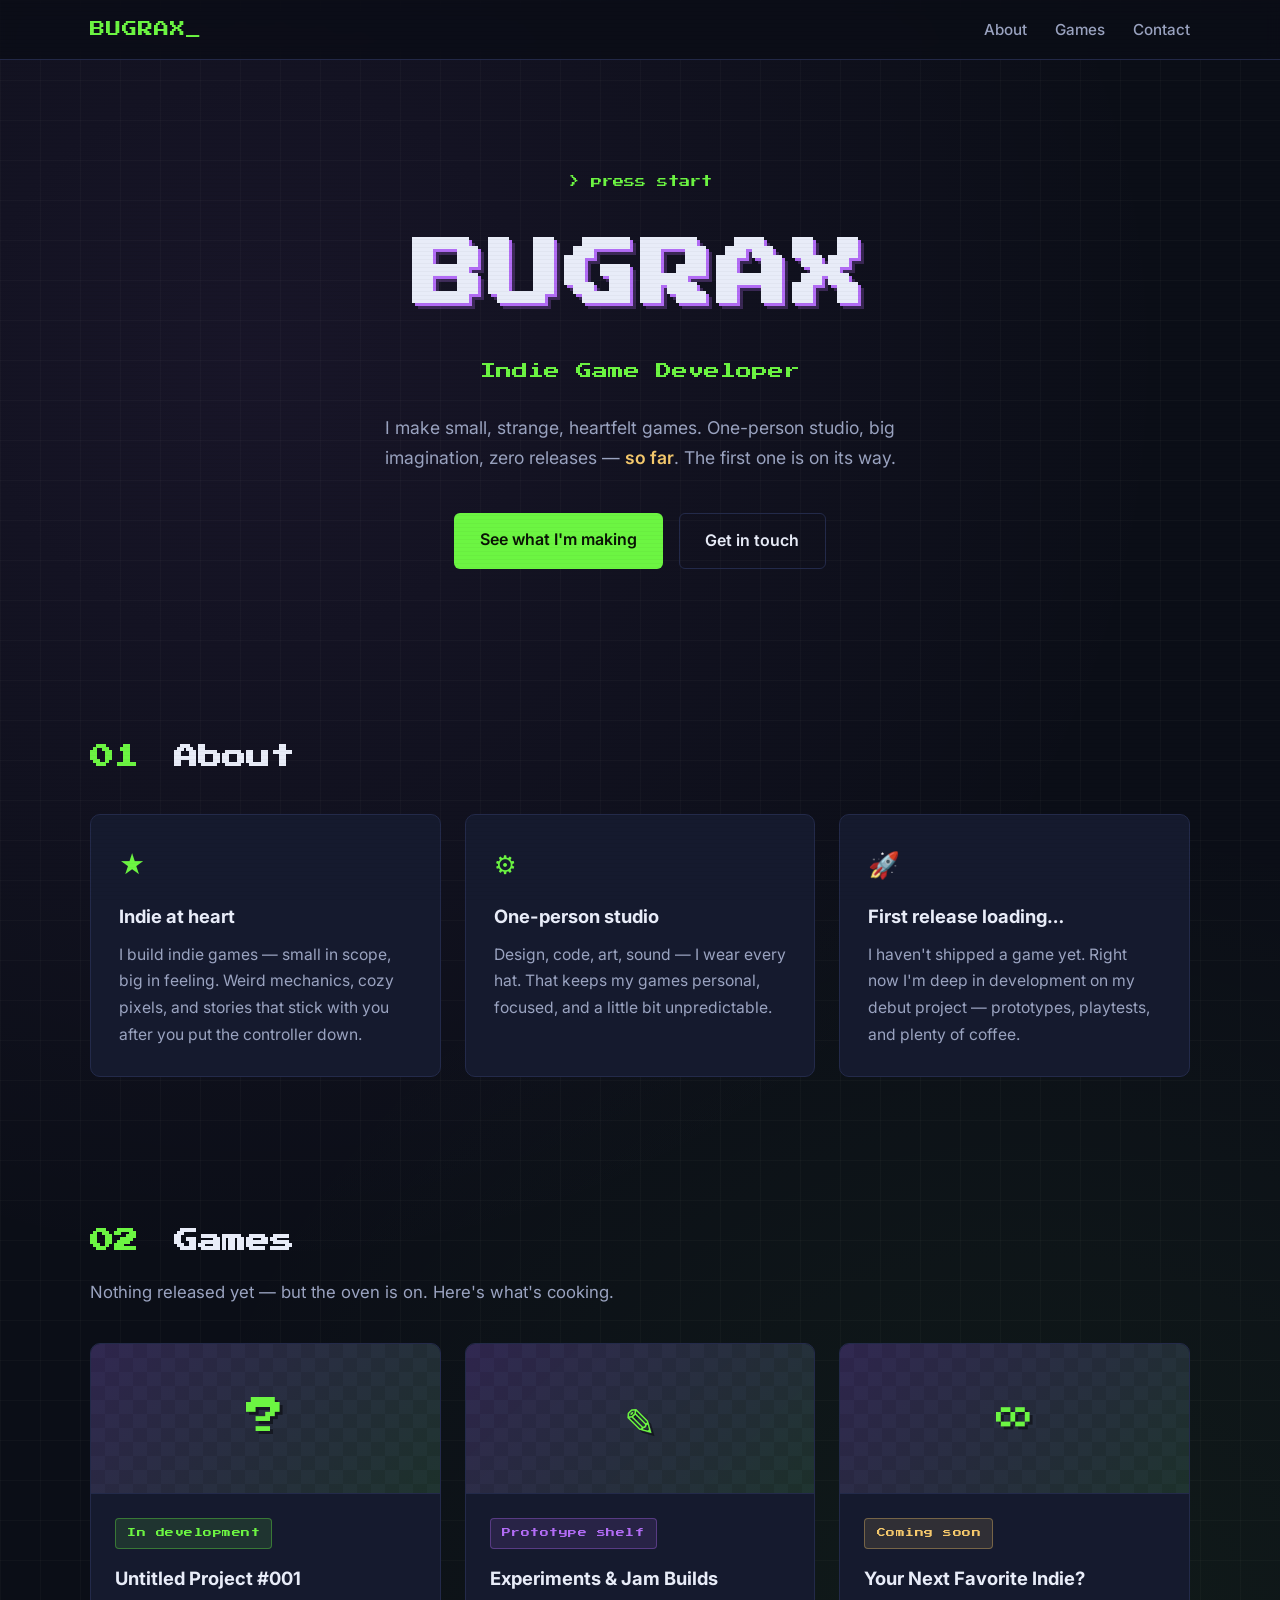
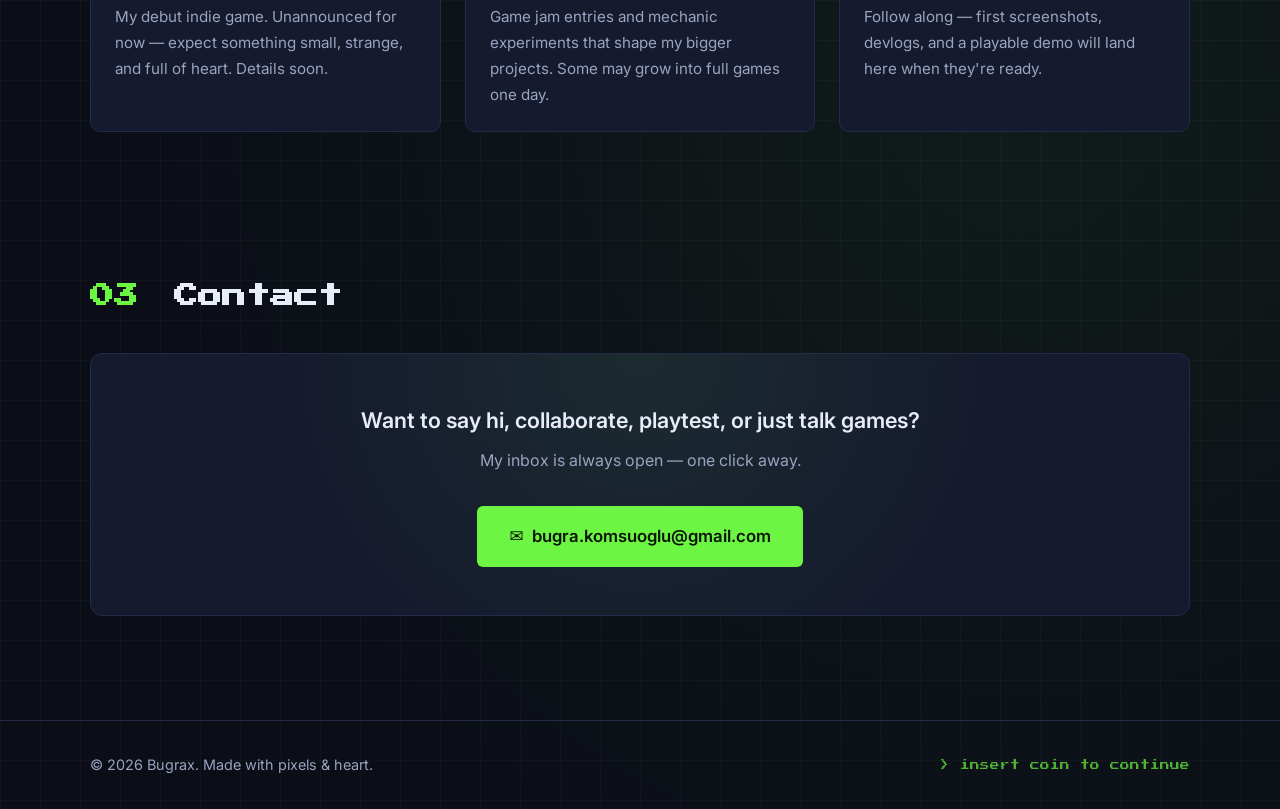
<file: index.html>
<!DOCTYPE html>
<html lang="en">
<head>
  <meta charset="UTF-8">
  <meta name="viewport" content="width=device-width, initial-scale=1.0">
  <meta name="description" content="Bugrax — independent game developer crafting small, strange, heartfelt indie games. First release in the works.">
  <title>Bugrax — Indie Game Developer</title>
  <link rel="preconnect" href="https://fonts.googleapis.com">
  <link rel="preconnect" href="https://fonts.gstatic.com" crossorigin>
  <link href="https://fonts.googleapis.com/css2?family=Press+Start+2P&family=Inter:wght@400;500;600;700&display=swap" rel="stylesheet">
  <link rel="stylesheet" href="style.css">
</head>
<body>

  <div class="scanlines" aria-hidden="true"></div>

  <header class="site-header">
    <nav class="nav container">
      <a href="#top" class="logo">BUGRAX<span class="cursor">_</span></a>
      <ul class="nav-links">
        <li><a href="#about">About</a></li>
        <li><a href="#games">Games</a></li>
        <li><a href="#contact">Contact</a></li>
      </ul>
    </nav>
  </header>

  <main id="top">

    <!-- ============ HERO ============ -->
    <section class="hero container">
      <p class="hero-tag">&gt; press start</p>
      <h1 class="hero-title">BUGRAX</h1>
      <p class="hero-subtitle">Indie Game Developer</p>
      <p class="hero-text">
        I make small, strange, heartfelt games. One-person studio,
        big imagination, zero releases — <em>so far</em>. The first one
        is on its way.
      </p>
      <div class="hero-actions">
        <a href="#games" class="btn btn-primary">See what I'm making</a>
        <a href="#contact" class="btn btn-ghost">Get in touch</a>
      </div>
    </section>

    <!-- ============ ABOUT ============ -->
    <section id="about" class="section container">
      <h2 class="section-title"><span class="section-num">01</span> About</h2>
      <div class="about-grid">
        <div class="about-card">
          <div class="about-icon">&#9733;</div>
          <h3>Indie at heart</h3>
          <p>
            I build indie games — small in scope, big in feeling.
            Weird mechanics, cozy pixels, and stories that stick with you
            after you put the controller down.
          </p>
        </div>
        <div class="about-card">
          <div class="about-icon">&#9881;</div>
          <h3>One-person studio</h3>
          <p>
            Design, code, art, sound — I wear every hat. That keeps my
            games personal, focused, and a little bit unpredictable.
          </p>
        </div>
        <div class="about-card">
          <div class="about-icon">&#128640;</div>
          <h3>First release loading&hellip;</h3>
          <p>
            I haven't shipped a game yet. Right now I'm deep in
            development on my debut project — prototypes, playtests,
            and plenty of coffee.
          </p>
        </div>
      </div>
    </section>

    <!-- ============ GAMES ============ -->
    <section id="games" class="section container">
      <h2 class="section-title"><span class="section-num">02</span> Games</h2>
      <p class="section-intro">
        Nothing released yet — but the oven is on. Here's what's cooking.
      </p>
      <div class="games-grid">
        <article class="game-card">
          <div class="game-art">
            <span class="game-art-glyph">?</span>
          </div>
          <div class="game-body">
            <span class="badge badge-dev">In development</span>
            <h3>Untitled Project #001</h3>
            <p>
              My debut indie game. Unannounced for now — expect something
              small, strange, and full of heart. Details soon.
            </p>
          </div>
        </article>
        <article class="game-card">
          <div class="game-art">
            <span class="game-art-glyph">&#9998;</span>
          </div>
          <div class="game-body">
            <span class="badge badge-proto">Prototype shelf</span>
            <h3>Experiments &amp; Jam Builds</h3>
            <p>
              Game jam entries and mechanic experiments that shape my
              bigger projects. Some may grow into full games one day.
            </p>
          </div>
        </article>
        <article class="game-card game-card-soon">
          <div class="game-art">
            <span class="game-art-glyph">&#8734;</span>
          </div>
          <div class="game-body">
            <span class="badge badge-soon">Coming soon</span>
            <h3>Your Next Favorite Indie?</h3>
            <p>
              Follow along — first screenshots, devlogs, and a playable
              demo will land here when they're ready.
            </p>
          </div>
        </article>
      </div>
    </section>

    <!-- ============ CONTACT ============ -->
    <section id="contact" class="section container">
      <h2 class="section-title"><span class="section-num">03</span> Contact</h2>
      <div class="contact-box">
        <p class="contact-lead">
          Want to say hi, collaborate, playtest, or just talk games?
        </p>
        <p class="contact-sub">My inbox is always open — one click away.</p>
        <a href="mailto:bugra.komsuoglu@gmail.com" class="btn btn-primary btn-big">
          &#9993;&nbsp; bugra.komsuoglu@gmail.com
        </a>
      </div>
    </section>

  </main>

  <footer class="site-footer">
    <div class="container footer-inner">
      <p>&copy; 2026 Bugrax. Made with pixels &amp; heart.</p>
      <p class="footer-hint">&gt; insert coin to continue</p>
    </div>
  </footer>

</body>
</html>
</file>
<file: style.css>
/* ============================================================
   BUGRAX — Indie Game Developer
   Dark arcade theme: deep navy + neon green + pixel headings
   ============================================================ */

:root {
  --bg: #0b0e17;
  --bg-soft: #111527;
  --panel: #151a2e;
  --panel-edge: #232a4a;
  --text: #e8ecf8;
  --text-dim: #9aa3c0;
  --accent: #6cf542;
  --accent-soft: rgba(108, 245, 66, 0.12);
  --accent-2: #b26cf5;
  --accent-3: #f5c96c;
  --pixel-font: 'Press Start 2P', 'Courier New', monospace;
  --body-font: 'Inter', 'Segoe UI', system-ui, sans-serif;
}

* {
  margin: 0;
  padding: 0;
  box-sizing: border-box;
}

html {
  scroll-behavior: smooth;
}

body {
  background-color: var(--bg);
  background-image:
    radial-gradient(circle at 20% 15%, rgba(178, 108, 245, 0.08), transparent 40%),
    radial-gradient(circle at 80% 70%, rgba(108, 245, 66, 0.06), transparent 45%),
    linear-gradient(rgba(255, 255, 255, 0.025) 1px, transparent 1px),
    linear-gradient(90deg, rgba(255, 255, 255, 0.025) 1px, transparent 1px);
  background-size: auto, auto, 40px 40px, 40px 40px;
  color: var(--text);
  font-family: var(--body-font);
  line-height: 1.7;
  min-height: 100vh;
}

/* Subtle CRT scanline overlay */
.scanlines {
  position: fixed;
  inset: 0;
  pointer-events: none;
  background: repeating-linear-gradient(
    to bottom,
    transparent 0px,
    transparent 3px,
    rgba(0, 0, 0, 0.06) 4px
  );
  z-index: 999;
}

.container {
  width: min(1100px, 92%);
  margin-inline: auto;
}

/* ============ HEADER / NAV ============ */

.site-header {
  position: sticky;
  top: 0;
  z-index: 100;
  background: rgba(11, 14, 23, 0.85);
  backdrop-filter: blur(8px);
  border-bottom: 1px solid var(--panel-edge);
}

.nav {
  display: flex;
  align-items: center;
  justify-content: space-between;
  padding-block: 1rem;
}

.logo {
  font-family: var(--pixel-font);
  font-size: 0.95rem;
  color: var(--accent);
  text-decoration: none;
  letter-spacing: 1px;
}

.cursor {
  animation: blink 1.1s steps(1) infinite;
}

@keyframes blink {
  50% { opacity: 0; }
}

.nav-links {
  display: flex;
  gap: 1.75rem;
  list-style: none;
}

.nav-links a {
  color: var(--text-dim);
  text-decoration: none;
  font-size: 0.95rem;
  font-weight: 500;
  transition: color 0.2s ease;
}

.nav-links a:hover {
  color: var(--accent);
}

/* ============ HERO ============ */

.hero {
  padding-block: 7rem 6rem;
  text-align: center;
}

.hero-tag {
  font-family: var(--pixel-font);
  font-size: 0.7rem;
  color: var(--accent);
  margin-bottom: 1.5rem;
  animation: blink 1.6s steps(1) infinite;
}

.hero-title {
  font-family: var(--pixel-font);
  font-size: clamp(2.2rem, 7vw, 4.5rem);
  letter-spacing: 4px;
  color: var(--text);
  text-shadow:
    3px 3px 0 var(--accent-2),
    6px 6px 0 rgba(178, 108, 245, 0.25);
  margin-bottom: 1.25rem;
}

.hero-subtitle {
  font-family: var(--pixel-font);
  font-size: clamp(0.75rem, 2vw, 1rem);
  color: var(--accent);
  margin-bottom: 1.75rem;
}

.hero-text {
  max-width: 560px;
  margin-inline: auto;
  color: var(--text-dim);
  font-size: 1.1rem;
  margin-bottom: 2.5rem;
}

.hero-text em {
  color: var(--accent-3);
  font-style: normal;
  font-weight: 600;
}

.hero-actions {
  display: flex;
  gap: 1rem;
  justify-content: center;
  flex-wrap: wrap;
}

/* ============ BUTTONS ============ */

.btn {
  display: inline-block;
  padding: 0.85rem 1.6rem;
  font-family: var(--body-font);
  font-size: 1rem;
  font-weight: 600;
  text-decoration: none;
  border-radius: 6px;
  transition: transform 0.15s ease, box-shadow 0.15s ease, background 0.2s ease;
}

.btn-primary {
  background: var(--accent);
  color: #0a1405;
  box-shadow: 0 0 0 0 rgba(108, 245, 66, 0.4);
}

.btn-primary:hover {
  transform: translateY(-2px);
  box-shadow: 0 6px 24px rgba(108, 245, 66, 0.35);
}

.btn-ghost {
  border: 1px solid var(--panel-edge);
  color: var(--text);
  background: transparent;
}

.btn-ghost:hover {
  border-color: var(--accent);
  color: var(--accent);
  transform: translateY(-2px);
}

.btn-big {
  font-size: 1.05rem;
  padding: 1rem 2rem;
  word-break: break-all;
}

/* ============ SECTIONS ============ */

.section {
  padding-block: 4.5rem;
}

.section-title {
  font-family: var(--pixel-font);
  font-size: clamp(1rem, 3vw, 1.5rem);
  margin-bottom: 2.25rem;
  color: var(--text);
}

.section-num {
  color: var(--accent);
  margin-right: 0.75rem;
}

.section-intro {
  color: var(--text-dim);
  margin: -1.25rem 0 2.25rem;
  font-size: 1.05rem;
}

/* ============ ABOUT ============ */

.about-grid {
  display: grid;
  grid-template-columns: repeat(auto-fit, minmax(260px, 1fr));
  gap: 1.5rem;
}

.about-card {
  background: var(--panel);
  border: 1px solid var(--panel-edge);
  border-radius: 10px;
  padding: 1.75rem;
  transition: transform 0.2s ease, border-color 0.2s ease;
}

.about-card:hover {
  transform: translateY(-4px);
  border-color: var(--accent);
}

.about-icon {
  font-size: 1.6rem;
  color: var(--accent);
  margin-bottom: 0.9rem;
}

.about-card h3 {
  font-size: 1.15rem;
  margin-bottom: 0.6rem;
}

.about-card p {
  color: var(--text-dim);
  font-size: 0.98rem;
}

/* ============ GAMES ============ */

.games-grid {
  display: grid;
  grid-template-columns: repeat(auto-fit, minmax(280px, 1fr));
  gap: 1.5rem;
}

.game-card {
  background: var(--panel);
  border: 1px solid var(--panel-edge);
  border-radius: 10px;
  overflow: hidden;
  transition: transform 0.2s ease, border-color 0.2s ease, box-shadow 0.2s ease;
}

.game-card:hover {
  transform: translateY(-4px);
  border-color: var(--accent);
  box-shadow: 0 10px 30px rgba(0, 0, 0, 0.35);
}

.game-art {
  height: 150px;
  display: grid;
  place-items: center;
  background:
    linear-gradient(135deg, rgba(178, 108, 245, 0.18), rgba(108, 245, 66, 0.12)),
    repeating-conic-gradient(var(--bg-soft) 0% 25%, var(--panel) 0% 50%);
  background-size: auto, 28px 28px;
  border-bottom: 1px solid var(--panel-edge);
}

.game-art-glyph {
  font-family: var(--pixel-font);
  font-size: 2.4rem;
  color: var(--accent);
  text-shadow: 3px 3px 0 rgba(0, 0, 0, 0.45);
}

.game-body {
  padding: 1.5rem;
}

.game-body h3 {
  font-size: 1.15rem;
  margin-bottom: 0.6rem;
}

.game-body p {
  color: var(--text-dim);
  font-size: 0.95rem;
}

.badge {
  display: inline-block;
  font-family: var(--pixel-font);
  font-size: 0.55rem;
  padding: 0.45rem 0.7rem;
  border-radius: 4px;
  margin-bottom: 0.9rem;
  letter-spacing: 0.5px;
}

.badge-dev {
  background: var(--accent-soft);
  color: var(--accent);
  border: 1px solid rgba(108, 245, 66, 0.35);
}

.badge-proto {
  background: rgba(178, 108, 245, 0.12);
  color: var(--accent-2);
  border: 1px solid rgba(178, 108, 245, 0.35);
}

.badge-soon {
  background: rgba(245, 201, 108, 0.12);
  color: var(--accent-3);
  border: 1px solid rgba(245, 201, 108, 0.35);
}

/* ============ CONTACT ============ */

.contact-box {
  background: var(--panel);
  border: 1px solid var(--panel-edge);
  border-radius: 12px;
  padding: 3rem 2rem;
  text-align: center;
  background-image: radial-gradient(circle at 50% 0%, rgba(108, 245, 66, 0.08), transparent 60%);
}

.contact-lead {
  font-size: 1.35rem;
  font-weight: 600;
  margin-bottom: 0.5rem;
}

.contact-sub {
  color: var(--text-dim);
  margin-bottom: 2rem;
}

/* ============ FOOTER ============ */

.site-footer {
  border-top: 1px solid var(--panel-edge);
  padding-block: 2rem;
  margin-top: 2rem;
}

.footer-inner {
  display: flex;
  justify-content: space-between;
  align-items: center;
  flex-wrap: wrap;
  gap: 0.75rem;
  color: var(--text-dim);
  font-size: 0.9rem;
}

.footer-hint {
  font-family: var(--pixel-font);
  font-size: 0.6rem;
  color: var(--accent);
  opacity: 0.7;
}

/* ============ RESPONSIVE ============ */

@media (max-width: 600px) {
  .nav {
    flex-direction: column;
    gap: 0.75rem;
  }

  .hero {
    padding-block: 4.5rem 4rem;
  }

  .section {
    padding-block: 3rem;
  }

  .footer-inner {
    justify-content: center;
    text-align: center;
  }
}
</file>
